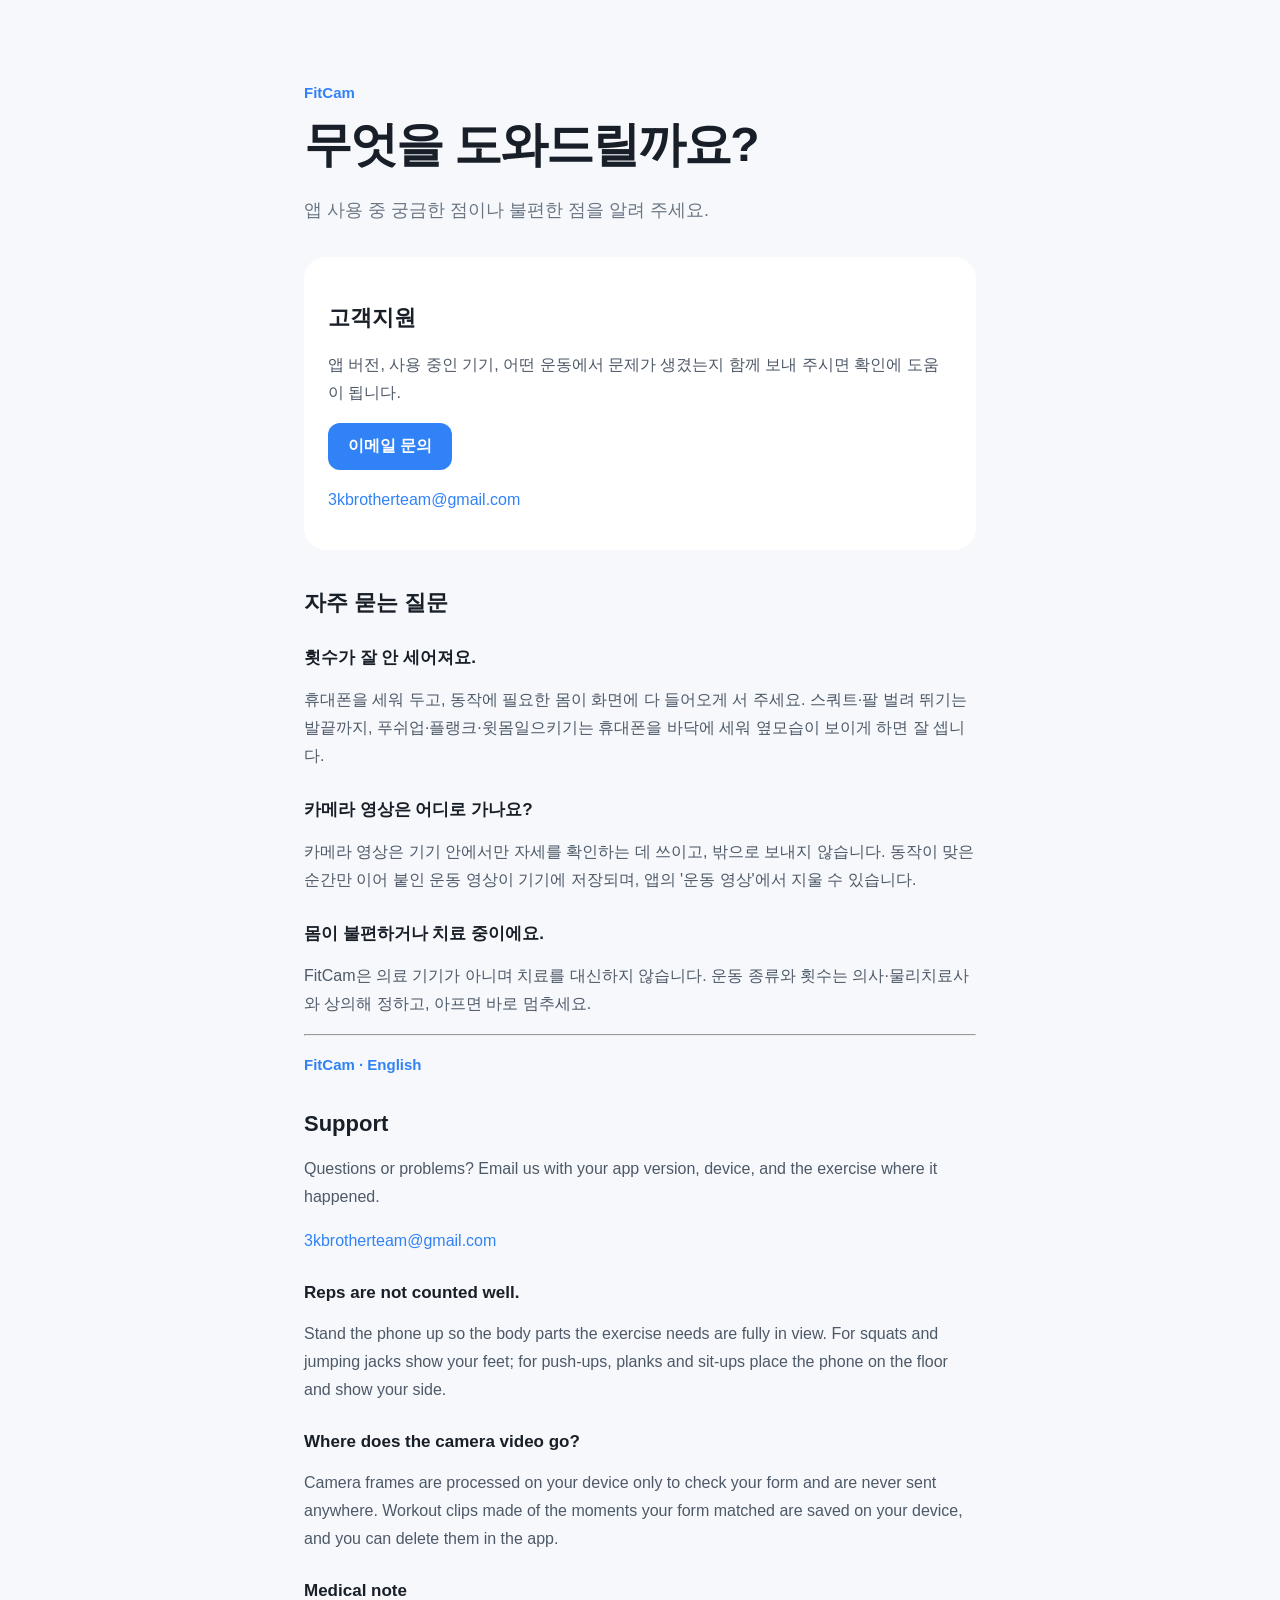
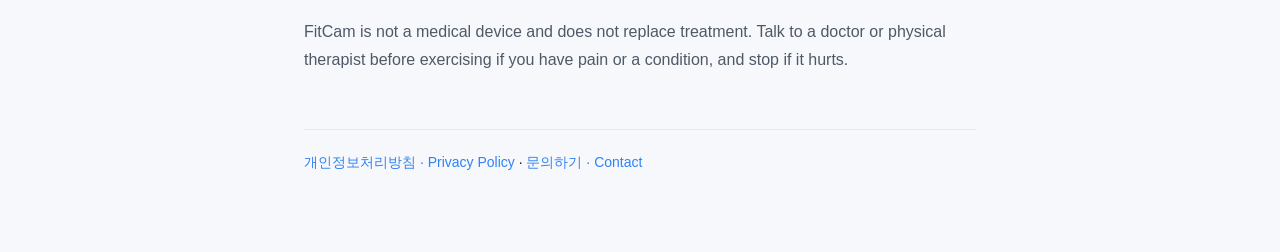
<file: index.html>
<!doctype html>
<html lang="ko"><head><meta charset="utf-8"><meta name="viewport" content="width=device-width,initial-scale=1"><title>FitCam 지원 · Support</title><link rel="stylesheet" href="style.css"></head>
<body><main><div class="eyebrow">FitCam</div><h1>무엇을 도와드릴까요?</h1><p class="lead">앱 사용 중 궁금한 점이나 불편한 점을 알려 주세요.</p>
<div class="card"><h2>고객지원</h2><p>앱 버전, 사용 중인 기기, 어떤 운동에서 문제가 생겼는지 함께 보내 주시면 확인에 도움이 됩니다.</p><a class="button" href="mailto:3kbrotherteam@gmail.com?subject=FitCam%20%EB%AC%B8%EC%9D%98">이메일 문의</a><p><a href="mailto:3kbrotherteam@gmail.com">3kbrotherteam@gmail.com</a></p></div>
<h2>자주 묻는 질문</h2>
<h3>횟수가 잘 안 세어져요.</h3><p>휴대폰을 세워 두고, 동작에 필요한 몸이 화면에 다 들어오게 서 주세요. 스쿼트·팔 벌려 뛰기는 발끝까지, 푸쉬업·플랭크·윗몸일으키기는 휴대폰을 바닥에 세워 옆모습이 보이게 하면 잘 셉니다.</p>
<h3>카메라 영상은 어디로 가나요?</h3><p>카메라 영상은 기기 안에서만 자세를 확인하는 데 쓰이고, 밖으로 보내지 않습니다. 동작이 맞은 순간만 이어 붙인 운동 영상이 기기에 저장되며, 앱의 '운동 영상'에서 지울 수 있습니다.</p>
<h3>몸이 불편하거나 치료 중이에요.</h3><p>FitCam은 의료 기기가 아니며 치료를 대신하지 않습니다. 운동 종류와 횟수는 의사·물리치료사와 상의해 정하고, 아프면 바로 멈추세요.</p>
<hr>
<div class="eyebrow">FitCam · English</div><h2>Support</h2><p>Questions or problems? Email us with your app version, device, and the exercise where it happened.</p><p><a href="mailto:3kbrotherteam@gmail.com?subject=FitCam%20Support">3kbrotherteam@gmail.com</a></p>
<h3>Reps are not counted well.</h3><p>Stand the phone up so the body parts the exercise needs are fully in view. For squats and jumping jacks show your feet; for push-ups, planks and sit-ups place the phone on the floor and show your side.</p>
<h3>Where does the camera video go?</h3><p>Camera frames are processed on your device only to check your form and are never sent anywhere. Workout clips made of the moments your form matched are saved on your device, and you can delete them in the app.</p>
<h3>Medical note</h3><p>FitCam is not a medical device and does not replace treatment. Talk to a doctor or physical therapist before exercising if you have pain or a condition, and stop if it hurts.</p>
<footer><a href="privacy.html">개인정보처리방침 · Privacy Policy</a> · <a href="mailto:3kbrotherteam@gmail.com">문의하기 · Contact</a></footer></main></body></html>
</file>
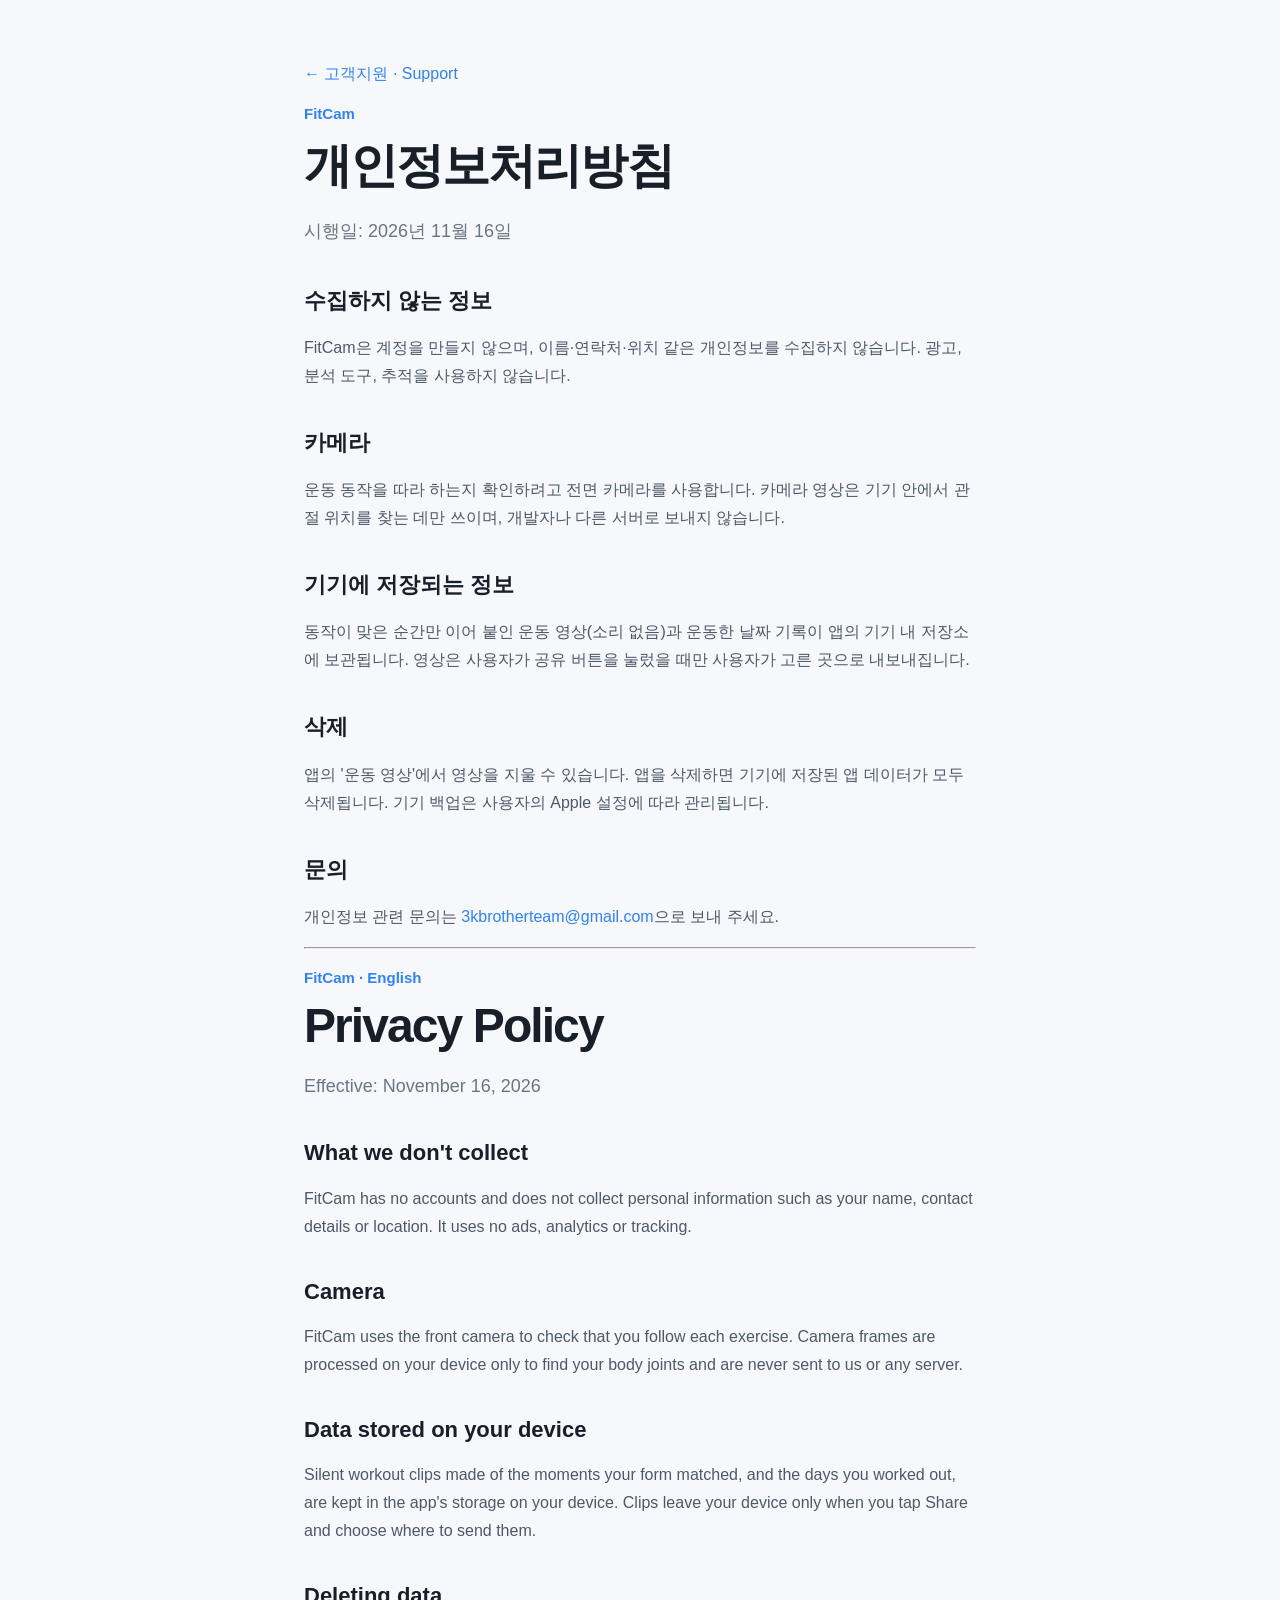
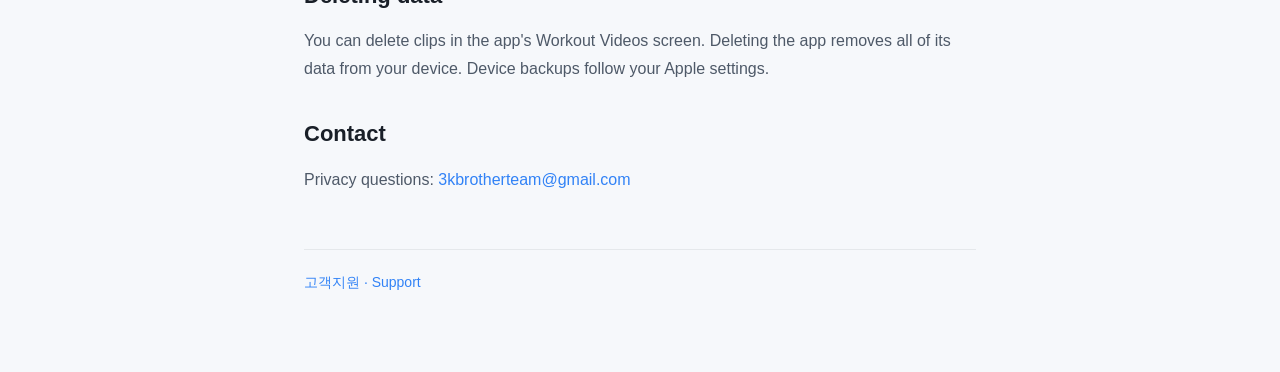
<file: privacy.html>
<!doctype html>
<html lang="ko"><head><meta charset="utf-8"><meta name="viewport" content="width=device-width,initial-scale=1"><title>FitCam 개인정보처리방침 · Privacy Policy</title><link rel="stylesheet" href="style.css"></head>
<body><main><a href="index.html">← 고객지원 · Support</a><div class="eyebrow">FitCam</div><h1>개인정보처리방침</h1><p class="lead">시행일: 2026년 11월 16일</p>
<h2>수집하지 않는 정보</h2><p>FitCam은 계정을 만들지 않으며, 이름·연락처·위치 같은 개인정보를 수집하지 않습니다. 광고, 분석 도구, 추적을 사용하지 않습니다.</p>
<h2>카메라</h2><p>운동 동작을 따라 하는지 확인하려고 전면 카메라를 사용합니다. 카메라 영상은 기기 안에서 관절 위치를 찾는 데만 쓰이며, 개발자나 다른 서버로 보내지 않습니다.</p>
<h2>기기에 저장되는 정보</h2><p>동작이 맞은 순간만 이어 붙인 운동 영상(소리 없음)과 운동한 날짜 기록이 앱의 기기 내 저장소에 보관됩니다. 영상은 사용자가 공유 버튼을 눌렀을 때만 사용자가 고른 곳으로 내보내집니다.</p>
<h2>삭제</h2><p>앱의 '운동 영상'에서 영상을 지울 수 있습니다. 앱을 삭제하면 기기에 저장된 앱 데이터가 모두 삭제됩니다. 기기 백업은 사용자의 Apple 설정에 따라 관리됩니다.</p>
<h2>문의</h2><p>개인정보 관련 문의는 <a href="mailto:3kbrotherteam@gmail.com">3kbrotherteam@gmail.com</a>으로 보내 주세요.</p>
<hr>
<div class="eyebrow">FitCam · English</div><h1>Privacy Policy</h1><p class="lead">Effective: November 16, 2026</p>
<h2>What we don't collect</h2><p>FitCam has no accounts and does not collect personal information such as your name, contact details or location. It uses no ads, analytics or tracking.</p>
<h2>Camera</h2><p>FitCam uses the front camera to check that you follow each exercise. Camera frames are processed on your device only to find your body joints and are never sent to us or any server.</p>
<h2>Data stored on your device</h2><p>Silent workout clips made of the moments your form matched, and the days you worked out, are kept in the app's storage on your device. Clips leave your device only when you tap Share and choose where to send them.</p>
<h2>Deleting data</h2><p>You can delete clips in the app's Workout Videos screen. Deleting the app removes all of its data from your device. Device backups follow your Apple settings.</p>
<h2>Contact</h2><p>Privacy questions: <a href="mailto:3kbrotherteam@gmail.com">3kbrotherteam@gmail.com</a></p>
<footer><a href="index.html">고객지원 · Support</a></footer></main></body></html>
</file>
<file: style.css>
:root{font-family:-apple-system,BlinkMacSystemFont,"Apple SD Gothic Neo",sans-serif;color:#191f28;background:#f6f8fb}*{box-sizing:border-box}body{margin:0}main{max-width:720px;margin:auto;padding:64px 24px 80px}h1{font-size:clamp(32px,7vw,48px);letter-spacing:-.04em;margin:12px 0}h2{font-size:22px;margin-top:38px}h3{font-size:17px;margin-top:28px}p{line-height:1.75;color:#4e5968}a{color:#3182f6;text-decoration:none}.eyebrow{font-size:15px;font-weight:700;color:#3182f6;margin-top:20px}.lead{font-size:18px;color:#6b7684}.card{background:white;border-radius:22px;padding:8px 24px 20px;margin:30px 0}.button{display:inline-block;background:#3182f6;color:white;padding:13px 20px;border-radius:12px;font-weight:700}footer{border-top:1px solid #e5e8eb;margin-top:55px;padding-top:24px;font-size:14px}
</file>
